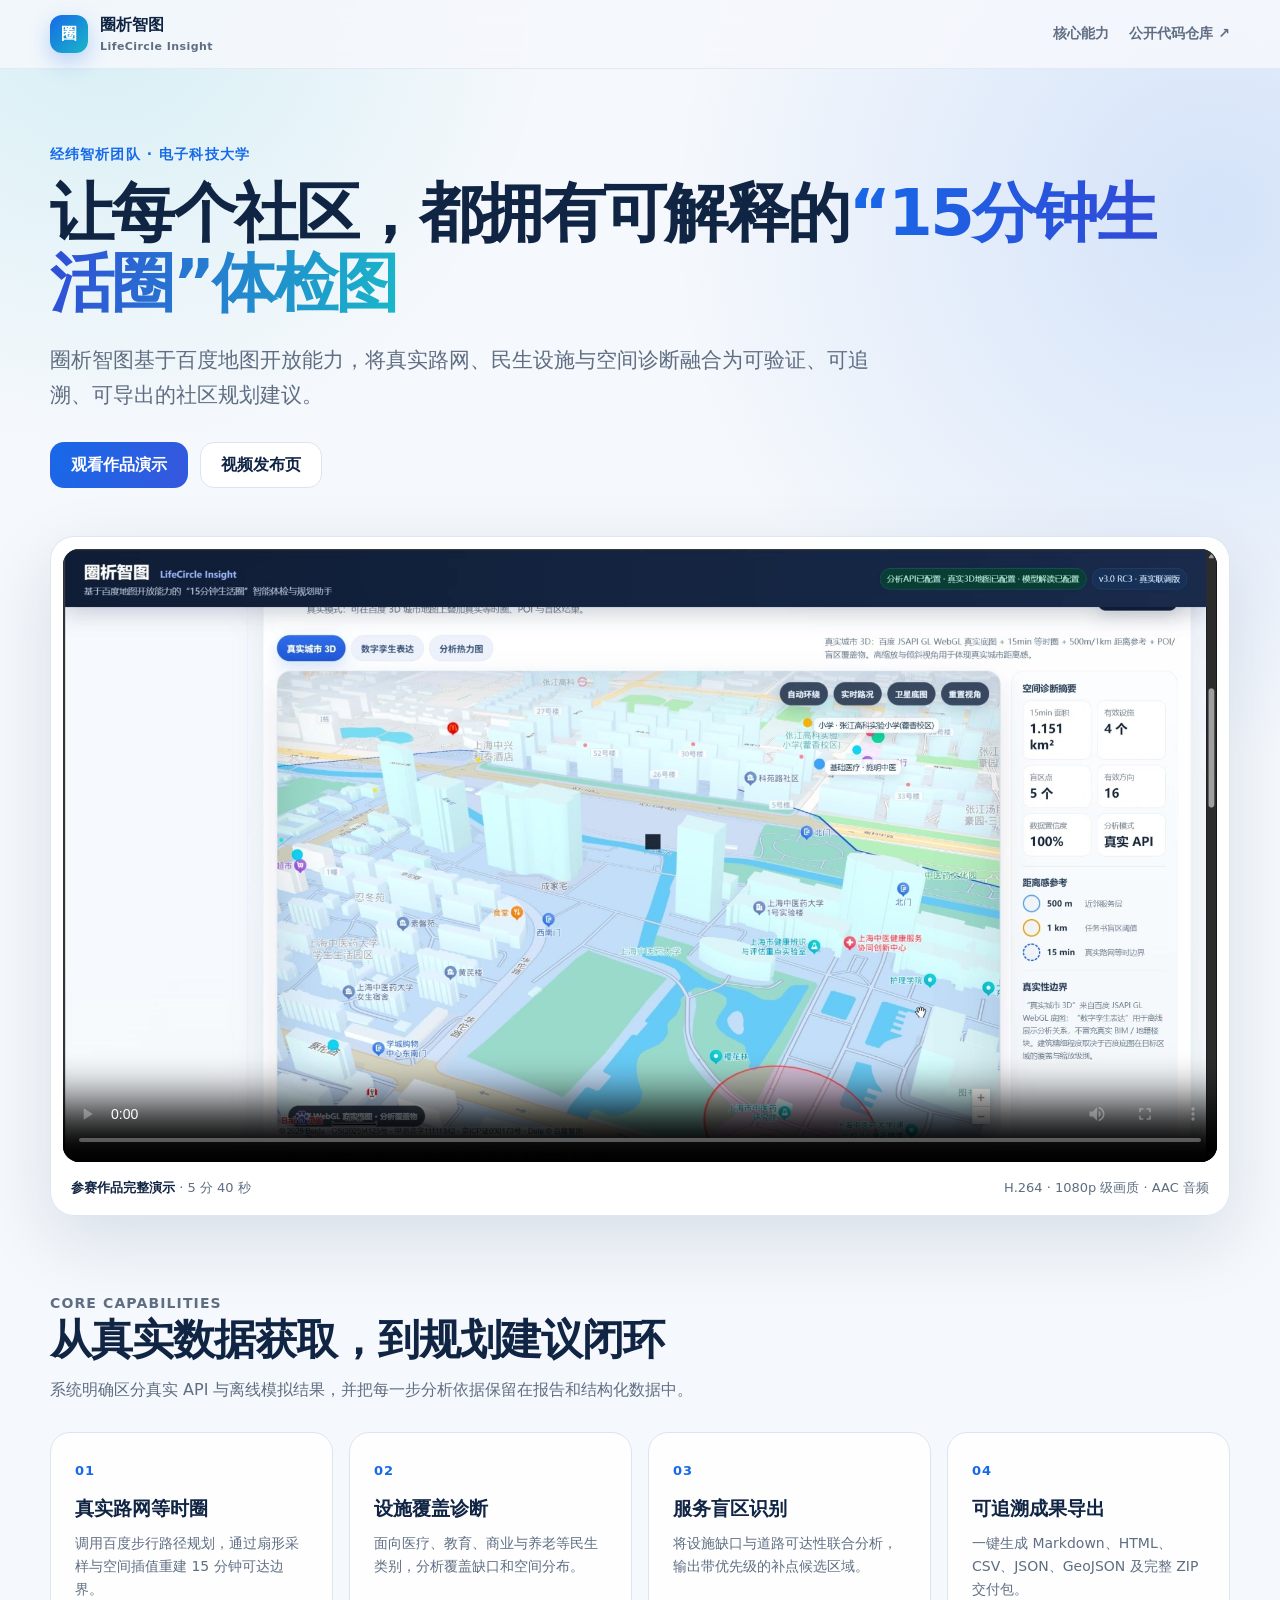
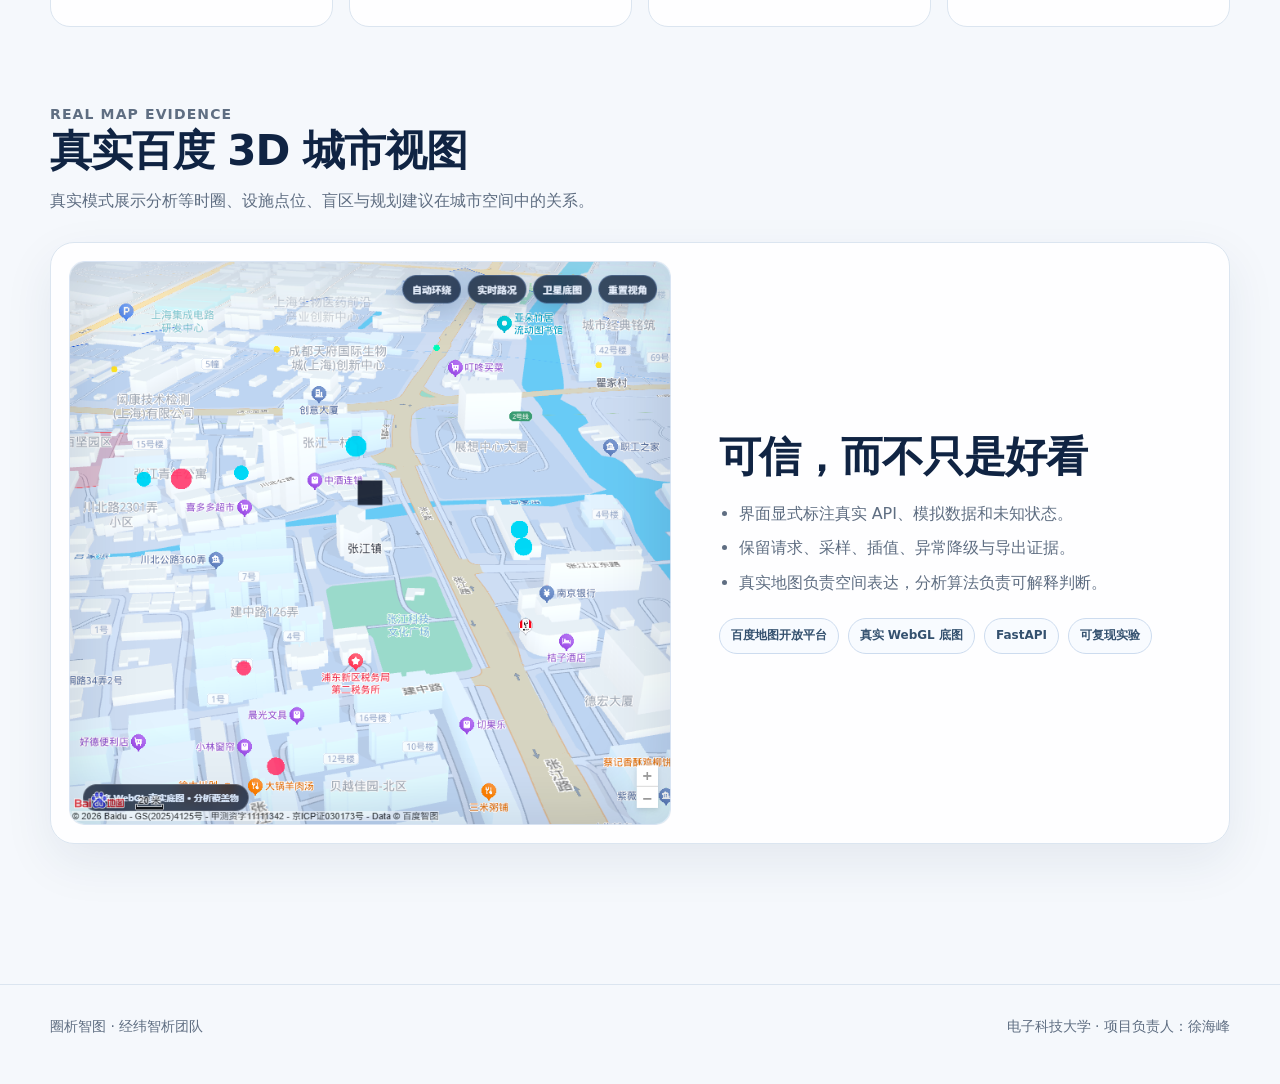
<file: docs/index.html>
<!doctype html>
<html lang="zh-CN">
<head>
  <meta charset="utf-8">
  <meta name="viewport" content="width=device-width, initial-scale=1">
  <meta name="description" content="圈析智图：基于百度地图开放能力的“15分钟生活圈”智能体检与规划助手。">
  <meta name="theme-color" content="#102443">
  <title>圈析智图｜参赛作品介绍</title>
  <style>
    :root {
      color-scheme: light;
      --ink: #102443;
      --muted: #5f6e82;
      --line: #dbe5f0;
      --blue: #1769e8;
      --cyan: #19b7c8;
      --surface: rgba(255, 255, 255, .92);
      --shadow: 0 24px 70px rgba(23, 55, 91, .13);
    }

    * { box-sizing: border-box; }
    html { scroll-behavior: smooth; }
    body {
      margin: 0;
      min-width: 320px;
      color: var(--ink);
      font-family: Inter, "PingFang SC", "Microsoft YaHei", system-ui, sans-serif;
      background:
        radial-gradient(circle at 8% 0%, rgba(25, 183, 200, .14), transparent 28rem),
        radial-gradient(circle at 95% 8%, rgba(23, 105, 232, .15), transparent 34rem),
        #f5f8fc;
      line-height: 1.65;
    }

    a { color: inherit; }
    .shell { width: min(1180px, calc(100% - 36px)); margin: 0 auto; }

    header {
      position: sticky;
      top: 0;
      z-index: 10;
      border-bottom: 1px solid rgba(219, 229, 240, .75);
      background: rgba(245, 248, 252, .88);
      backdrop-filter: blur(14px);
    }

    nav {
      min-height: 68px;
      display: flex;
      align-items: center;
      justify-content: space-between;
      gap: 18px;
    }

    .brand { display: flex; align-items: center; gap: 12px; font-weight: 800; text-decoration: none; }
    .mark {
      display: grid;
      place-items: center;
      width: 38px;
      height: 38px;
      color: white;
      border-radius: 12px;
      background: linear-gradient(135deg, var(--blue), var(--cyan));
      box-shadow: 0 8px 22px rgba(23, 105, 232, .27);
    }
    .brand small { display: block; color: var(--muted); font-size: 11px; letter-spacing: .04em; }
    .nav-links { display: flex; align-items: center; gap: 20px; }
    .nav-links a { color: var(--muted); font-size: 14px; font-weight: 650; text-decoration: none; }
    .nav-links a:hover { color: var(--blue); }

    main { padding: 74px 0 56px; }
    .eyebrow {
      margin: 0 0 12px;
      color: var(--blue);
      font-size: 14px;
      font-weight: 800;
      letter-spacing: .08em;
    }
    h1 { margin: 0; max-width: 1120px; font-size: clamp(38px, 5vw, 64px); line-height: 1.1; letter-spacing: -.04em; }
    .gradient { background: linear-gradient(100deg, var(--blue), #304bd7 45%, var(--cyan)); -webkit-background-clip: text; color: transparent; }
    .lead { max-width: 820px; margin: 24px 0 0; color: var(--muted); font-size: clamp(17px, 2vw, 21px); }

    .actions { display: flex; flex-wrap: wrap; gap: 12px; margin-top: 30px; }
    .button {
      display: inline-flex;
      align-items: center;
      justify-content: center;
      min-height: 46px;
      padding: 0 20px;
      border: 1px solid var(--line);
      border-radius: 14px;
      background: white;
      font-weight: 750;
      text-decoration: none;
      transition: transform .18s ease, box-shadow .18s ease;
    }
    .button:hover { transform: translateY(-2px); box-shadow: 0 10px 28px rgba(23, 55, 91, .12); }
    .button.primary { border-color: transparent; color: white; background: linear-gradient(110deg, var(--blue), #3657dd); }

    .video-card {
      margin-top: 48px;
      padding: 12px;
      overflow: hidden;
      border: 1px solid rgba(219, 229, 240, .9);
      border-radius: 24px;
      background: var(--surface);
      box-shadow: var(--shadow);
    }
    video { display: block; width: 100%; aspect-ratio: 32 / 17; border-radius: 16px; background: #07152b; }
    .video-meta { display: flex; justify-content: space-between; gap: 18px; padding: 15px 8px 4px; color: var(--muted); font-size: 13px; }
    .video-meta strong { color: var(--ink); }
    #video-fallback { display: none; margin: 8px; padding: 12px 14px; border-radius: 12px; color: #714b00; background: #fff4d7; }
    #video-fallback a { color: var(--blue); font-weight: 750; }

    section { padding-top: 76px; }
    .section-head { max-width: 760px; }
    h2 { margin: 0 0 12px; font-size: clamp(28px, 4vw, 42px); line-height: 1.2; letter-spacing: -.025em; }
    .section-head p { margin: 0; color: var(--muted); }
    .grid { display: grid; grid-template-columns: repeat(4, 1fr); gap: 16px; margin-top: 28px; }
    .card { min-height: 190px; padding: 24px; border: 1px solid var(--line); border-radius: 20px; background: var(--surface); }
    .number { color: var(--blue); font-size: 13px; font-weight: 850; letter-spacing: .08em; }
    .card h3 { margin: 10px 0 8px; font-size: 19px; }
    .card p { margin: 0; color: var(--muted); font-size: 14px; }

    .proof {
      display: grid;
      grid-template-columns: 1.08fr .92fr;
      gap: 28px;
      align-items: center;
      margin-top: 28px;
      padding: 18px;
      border: 1px solid var(--line);
      border-radius: 24px;
      background: var(--surface);
      box-shadow: 0 18px 50px rgba(23, 55, 91, .08);
    }
    .proof img { display: block; width: 100%; border-radius: 15px; }
    .proof-copy { padding: 20px; }
    .proof-copy ul { margin: 18px 0 0; padding-left: 20px; color: var(--muted); }
    .proof-copy li + li { margin-top: 8px; }
    .chips { display: flex; flex-wrap: wrap; gap: 9px; margin-top: 22px; }
    .chip { padding: 7px 11px; border: 1px solid #cddcef; border-radius: 999px; color: #34516f; background: #f8fbff; font-size: 12px; font-weight: 750; }

    footer { margin-top: 84px; padding: 30px 0 46px; border-top: 1px solid var(--line); color: var(--muted); font-size: 14px; }
    .footer-row { display: flex; justify-content: space-between; gap: 24px; }

    @media (max-width: 860px) {
      .grid { grid-template-columns: repeat(2, 1fr); }
      .proof { grid-template-columns: 1fr; }
      .nav-links a:first-child { display: none; }
    }
    @media (max-width: 560px) {
      .shell { width: min(100% - 24px, 1180px); }
      main { padding-top: 50px; }
      .grid { grid-template-columns: 1fr; }
      .nav-links { gap: 10px; }
      .nav-links a { font-size: 12px; }
      .video-card { margin-top: 34px; padding: 7px; border-radius: 17px; }
      video { border-radius: 12px; }
      .video-meta, .footer-row { flex-direction: column; gap: 4px; }
    }
  </style>
</head>
<body>
  <header>
    <nav class="shell" aria-label="主导航">
      <a class="brand" href="#top"><span class="mark">圈</span><span>圈析智图<small>LifeCircle Insight</small></span></a>
      <div class="nav-links">
        <a href="#features">核心能力</a>
        <a href="https://github.com/StudentXHF/lifecircle-insight" target="_blank" rel="noopener">公开代码仓库 ↗</a>
      </div>
    </nav>
  </header>

  <main id="top">
    <div class="shell">
      <p class="eyebrow">经纬智析团队 · 电子科技大学</p>
      <h1>让每个社区，都拥有可解释的<span class="gradient">“15分钟生活圈”体检图</span></h1>
      <p class="lead">圈析智图基于百度地图开放能力，将真实路网、民生设施与空间诊断融合为可验证、可追溯、可导出的社区规划建议。</p>
      <div class="actions">
        <a class="button primary" href="#demo">观看作品演示</a>
        <a class="button" href="https://github.com/StudentXHF/lifecircle-insight/releases/tag/demo-video-v1" target="_blank" rel="noopener">视频发布页</a>
      </div>

      <div class="video-card" id="demo">
        <video id="demo-video" controls preload="metadata" playsinline poster="assets/demo-poster.jpg">
          <source src="https://github.com/StudentXHF/lifecircle-insight/releases/download/demo-video-v1/lifecircle-insight-demo.mp4" type="video/mp4">
          您的浏览器不支持 HTML5 视频播放。
        </video>
        <div id="video-fallback">当前网络未能直接加载视频，请前往 <a href="https://github.com/StudentXHF/lifecircle-insight/releases/tag/demo-video-v1" target="_blank" rel="noopener">GitHub Release 视频发布页</a>观看或下载。</div>
        <div class="video-meta"><span><strong>参赛作品完整演示</strong> · 5 分 40 秒</span><span>H.264 · 1080p 级画质 · AAC 音频</span></div>
      </div>

      <section id="features">
        <div class="section-head">
          <p class="eyebrow">CORE CAPABILITIES</p>
          <h2>从真实数据获取，到规划建议闭环</h2>
          <p>系统明确区分真实 API 与离线模拟结果，并把每一步分析依据保留在报告和结构化数据中。</p>
        </div>
        <div class="grid">
          <article class="card"><span class="number">01</span><h3>真实路网等时圈</h3><p>调用百度步行路径规划，通过扇形采样与空间插值重建 15 分钟可达边界。</p></article>
          <article class="card"><span class="number">02</span><h3>设施覆盖诊断</h3><p>面向医疗、教育、商业与养老等民生类别，分析覆盖缺口和空间分布。</p></article>
          <article class="card"><span class="number">03</span><h3>服务盲区识别</h3><p>将设施缺口与道路可达性联合分析，输出带优先级的补点候选区域。</p></article>
          <article class="card"><span class="number">04</span><h3>可追溯成果导出</h3><p>一键生成 Markdown、HTML、CSV、JSON、GeoJSON 及完整 ZIP 交付包。</p></article>
        </div>
      </section>

      <section>
        <div class="section-head">
          <p class="eyebrow">REAL MAP EVIDENCE</p>
          <h2>真实百度 3D 城市视图</h2>
          <p>真实模式展示分析等时圈、设施点位、盲区与规划建议在城市空间中的关系。</p>
        </div>
        <div class="proof">
          <img src="assets/真实城市3D_张江镇_20260914.png" alt="圈析智图真实百度三维城市地图分析画面" loading="lazy">
          <div class="proof-copy">
            <h2>可信，而不只是好看</h2>
            <ul>
              <li>界面显式标注真实 API、模拟数据和未知状态。</li>
              <li>保留请求、采样、插值、异常降级与导出证据。</li>
              <li>真实地图负责空间表达，分析算法负责可解释判断。</li>
            </ul>
            <div class="chips"><span class="chip">百度地图开放平台</span><span class="chip">真实 WebGL 底图</span><span class="chip">FastAPI</span><span class="chip">可复现实验</span></div>
          </div>
        </div>
      </section>
    </div>
  </main>

  <footer>
    <div class="shell footer-row"><span>圈析智图 · 经纬智析团队</span><span>电子科技大学 · 项目负责人：徐海峰</span></div>
  </footer>

  <script>
    const video = document.getElementById('demo-video');
    const fallback = document.getElementById('video-fallback');
    video.addEventListener('error', () => { fallback.style.display = 'block'; });
  </script>
</body>
</html>
</file>
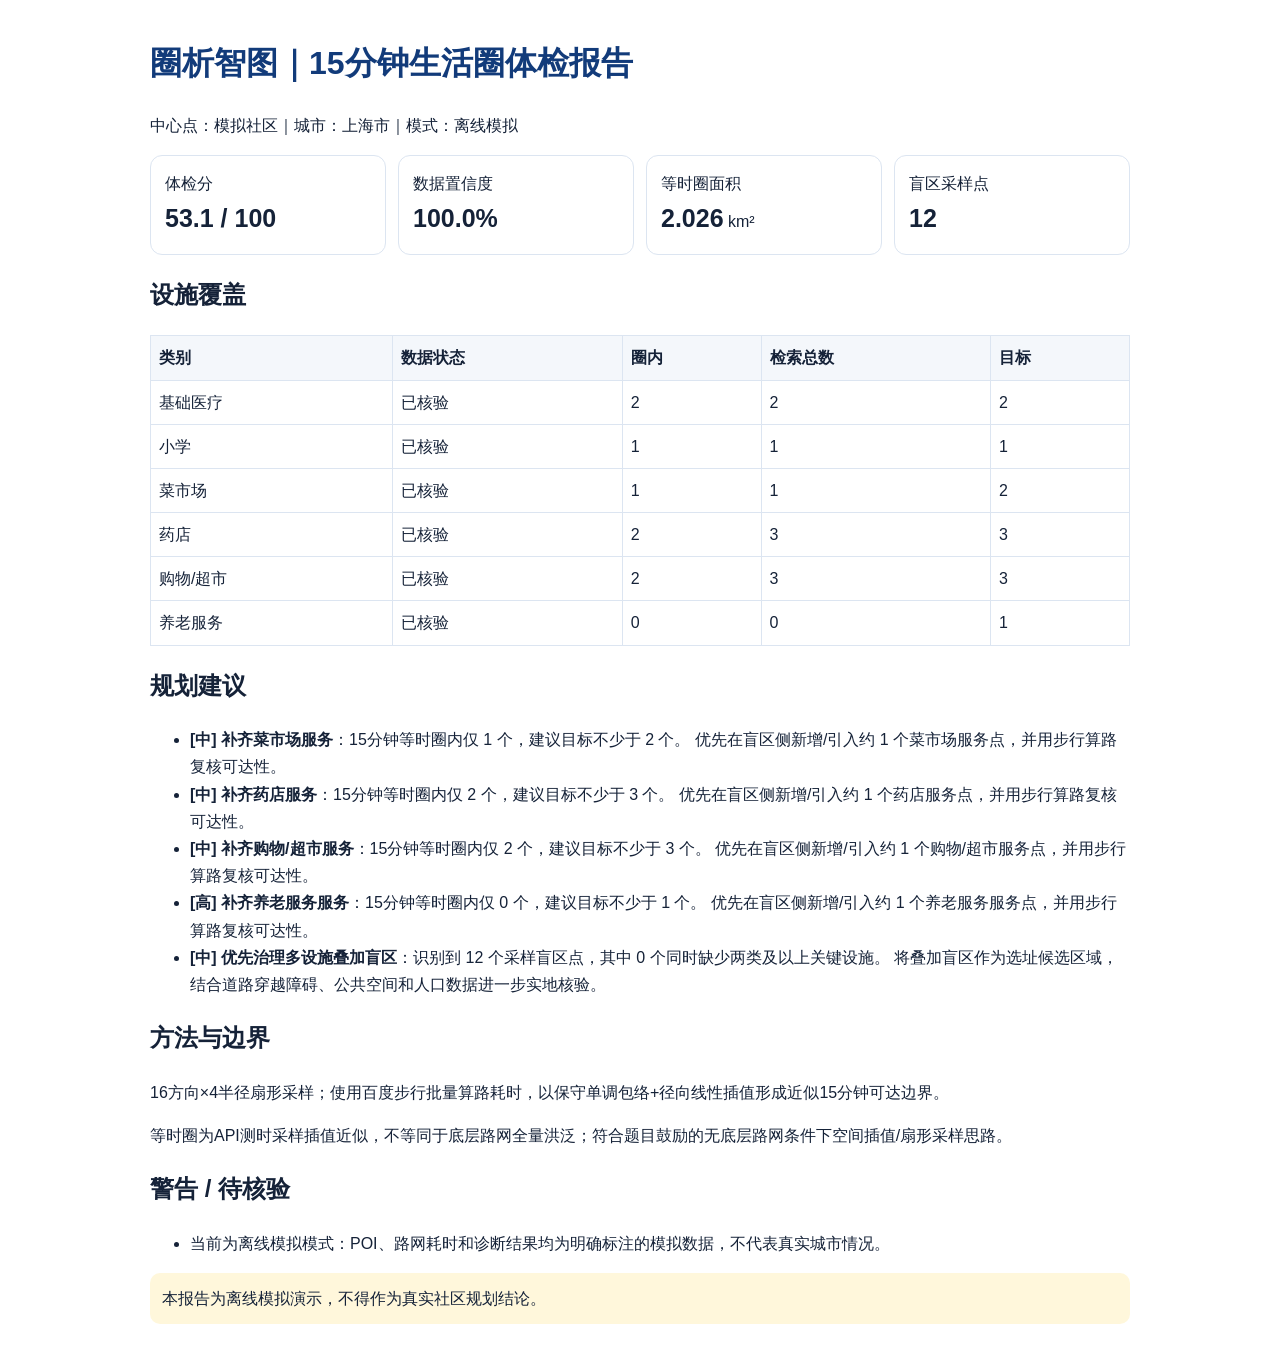
<file: submission/离线示例成果_仅演示/圈析智图_DEMO_模拟社区_体检报告.html>
<!doctype html><html lang="zh-CN"><head><meta charset="utf-8"><meta name="viewport" content="width=device-width,initial-scale=1"><title>圈析智图体检报告</title><style>body{font-family:"Microsoft YaHei",sans-serif;max-width:980px;margin:36px auto;
padding:0 20px;color:#152238;line-height:1.7}
h1{color:#123b7a}.kpis{display:grid;grid-template-columns:repeat(4,1fr);gap:12px}
.k{padding:14px;border:1px solid #dce5f1;border-radius:12px}.k b{font-size:25px}
table{border-collapse:collapse;width:100%}th,td{border:1px solid #dce5f1;
padding:8px;text-align:left}th{background:#f4f7fb}.note{background:#fff7db;padding:12px;
border-radius:10px}@media(max-width:700px){.kpis{grid-template-columns:1fr 1fr}}</style></head><body><h1>圈析智图｜15分钟生活圈体检报告</h1>
<p>中心点：模拟社区｜城市：上海市｜模式：离线模拟</p>
<div class="kpis">
  <div class="k">体检分<br><b>53.1 / 100</b></div>
  <div class="k">数据置信度<br><b>100.0%</b></div>
  <div class="k">等时圈面积<br><b>2.026</b> km²</div>
  <div class="k">盲区采样点<br><b>12</b></div>
</div>
<h2>设施覆盖</h2>
<table>
  <thead><tr><th>类别</th><th>数据状态</th><th>圈内</th><th>检索总数</th><th>目标</th></tr></thead>
  <tbody><tr><td>基础医疗</td><td>已核验</td><td>2</td><td>2</td><td>2</td></tr><tr><td>小学</td><td>已核验</td><td>1</td><td>1</td><td>1</td></tr><tr><td>菜市场</td><td>已核验</td><td>1</td><td>1</td><td>2</td></tr><tr><td>药店</td><td>已核验</td><td>2</td><td>3</td><td>3</td></tr><tr><td>购物/超市</td><td>已核验</td><td>2</td><td>3</td><td>3</td></tr><tr><td>养老服务</td><td>已核验</td><td>0</td><td>0</td><td>1</td></tr></tbody>
</table>
<h2>规划建议</h2><ul><li><b>[中] 补齐菜市场服务</b>：15分钟等时圈内仅 1 个，建议目标不少于 2 个。 优先在盲区侧新增/引入约 1 个菜市场服务点，并用步行算路复核可达性。</li><li><b>[中] 补齐药店服务</b>：15分钟等时圈内仅 2 个，建议目标不少于 3 个。 优先在盲区侧新增/引入约 1 个药店服务点，并用步行算路复核可达性。</li><li><b>[中] 补齐购物/超市服务</b>：15分钟等时圈内仅 2 个，建议目标不少于 3 个。 优先在盲区侧新增/引入约 1 个购物/超市服务点，并用步行算路复核可达性。</li><li><b>[高] 补齐养老服务服务</b>：15分钟等时圈内仅 0 个，建议目标不少于 1 个。 优先在盲区侧新增/引入约 1 个养老服务服务点，并用步行算路复核可达性。</li><li><b>[中] 优先治理多设施叠加盲区</b>：识别到 12 个采样盲区点，其中 0 个同时缺少两类及以上关键设施。 将叠加盲区作为选址候选区域，结合道路穿越障碍、公共空间和人口数据进一步实地核验。</li></ul>
<h2>方法与边界</h2>
<p>16方向×4半径扇形采样；使用百度步行批量算路耗时，以保守单调包络+径向线性插值形成近似15分钟可达边界。</p>
<p>等时圈为API测时采样插值近似，不等同于底层路网全量洪泛；符合题目鼓励的无底层路网条件下空间插值/扇形采样思路。</p>
<h2>警告 / 待核验</h2><ul><li>当前为离线模拟模式：POI、路网耗时和诊断结果均为明确标注的模拟数据，不代表真实城市情况。</li></ul>
<p class="note">本报告为离线模拟演示，不得作为真实社区规划结论。</p></body></html>
</file>
